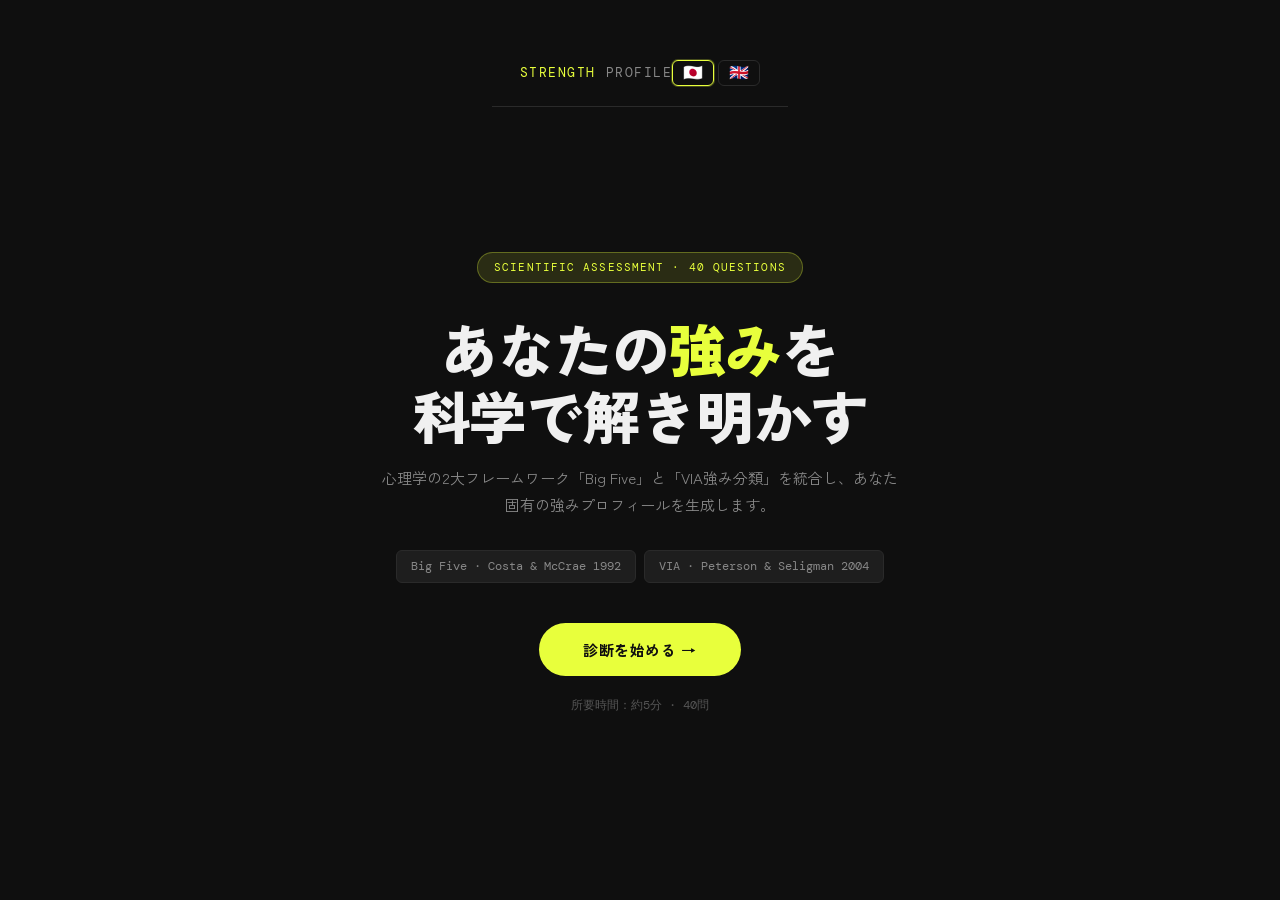
<file: index.html>
<!DOCTYPE html>
<html lang="ja">
<head>
<meta charset="UTF-8">
<meta name="viewport" content="width=device-width, initial-scale=1.0">
<title>科学的強み診断 | Strength Profile</title>
<meta name="theme-color" content="#e8ff3c">
<meta name="description" content="Big Five & VIA 統合 — あなたの強みを科学で解き明かす">
<link rel="manifest" href="./manifest.json">
<link rel="icon" href="./icon.svg" type="image/svg+xml">
<link rel="preconnect" href="https://fonts.googleapis.com">
<link rel="preconnect" href="https://fonts.gstatic.com" crossorigin>
<link href="https://fonts.googleapis.com/css2?family=Zen+Kaku+Gothic+New:wght@300;400;500;700;900&family=DM+Mono:ital,wght@0,300;0,400;0,500;1,300&display=swap" rel="stylesheet">
<link rel="stylesheet" href="./style.css">
</head>
<body>

<!-- ── START SCREEN ── -->
<section id="screen-start" class="screen active">
  <div class="header">
    <div class="logo"><span>STRENGTH</span> PROFILE</div>
    <div class="lang-switch">
      <button class="lang-btn active" data-lang="ja" onclick="setLang('ja')">🇯🇵</button>
      <button class="lang-btn"        data-lang="en" onclick="setLang('en')">🇬🇧</button>
    </div>
  </div>
  <div style="flex:1;display:flex;flex-direction:column;align-items:center;justify-content:center;padding:48px 24px;text-align:center;">
    <div class="start-badge" data-i18n="badge">SCIENTIFIC ASSESSMENT · 40 QUESTIONS</div>
    <h1 class="start-title" data-i18n="heroTitle">あなたの<em>強み</em>を<br>科学で解き明かす</h1>
    <p class="start-sub" data-i18n="heroParagraph">心理学の2大フレームワーク「Big Five」と「VIA強み分類」を統合し、あなた固有の強みプロフィールを生成します。</p>
    <div class="frameworks">
      <div class="framework-tag">Big Five · Costa &amp; McCrae 1992</div>
      <div class="framework-tag">VIA · Peterson &amp; Seligman 2004</div>
    </div>
    <button class="btn-primary" id="btnStart" onclick="startQuiz()" data-i18n="startBtn">診断を始める →</button>
    <div class="start-meta" style="margin-top:20px;" data-i18n="startMeta">所要時間：約5分 · 40問</div>
    <div id="restoreNotice" class="restore-notice" style="display:none"></div>
  </div>
</section>

<!-- ── QUIZ SCREEN ── -->
<section id="screen-quiz" class="screen">
  <div class="progress-bar-wrap">
    <div class="progress-bar" id="progressBar" style="width:0%"></div>
  </div>
  <div class="quiz-body">
    <div class="q-counter">Q <span id="qNum">1</span> / 40</div>
    <div class="q-category" id="qCategory">BIG FIVE · 開放性</div>
    <div class="q-text" id="qText"></div>
    <div class="scale-wrap">
      <div class="scale-labels">
        <span data-i18n="scaleLeft">全くそうでない</span>
        <span data-i18n="scaleRight">非常にそうだ</span>
      </div>
      <div class="scale-btns" id="scaleBtns">
        <button class="scale-btn" onclick="selectAnswer(1)">1</button>
        <button class="scale-btn" onclick="selectAnswer(2)">2</button>
        <button class="scale-btn" onclick="selectAnswer(3)">3</button>
        <button class="scale-btn" onclick="selectAnswer(4)">4</button>
        <button class="scale-btn" onclick="selectAnswer(5)">5</button>
      </div>
    </div>
    <div class="quiz-nav">
      <button class="btn-ghost" id="btnPrev" onclick="prevQuestion()" disabled>← 戻る</button>
      <button class="btn-ghost" id="btnNext" onclick="nextQuestion()" disabled>次へ →</button>
    </div>
    <div class="kbd-hint" data-i18n="kbdHint"><kbd>1</kbd>〜<kbd>5</kbd> で回答 &nbsp;·&nbsp; <kbd>Enter</kbd> で次へ &nbsp;·&nbsp; <kbd>←</kbd> で戻る</div>
  </div>
</section>

<!-- ── RESULT SCREEN ── -->
<section id="screen-result" class="screen">
  <div class="result-header">
    <div class="logo"><span>STRENGTH</span> PROFILE · <span data-i18n="resultLogoSub">診断結果</span></div>
    <div class="result-actions">
      <button class="btn-share" onclick="shareResultURL()"     data-i18n="copyLink">リンクをコピー</button>
      <button class="btn-share" onclick="shareResult()"        data-i18n="copyText">テキストをコピー</button>
      <button class="btn-share" onclick="downloadShareImage()" data-i18n="downloadImg">画像をDL</button>
      <button class="btn-share" onclick="window.print()"       data-i18n="printPdf">印刷・PDF</button>
      <button class="btn-retry" onclick="retryQuiz()"           data-i18n="retryBtn">もう一度診断する</button>
    </div>
  </div>
  <div class="result-content">

    <!-- CATCHCOPY -->
    <div class="catchcopy-section anim-fadeup anim-delay-1">
      <div class="catchcopy-label" data-i18n="catchcopyLabel">— YOUR STRENGTH PROFILE —</div>
      <div class="catchcopy-text" id="catchcopyText"></div>
    </div>

    <!-- STRENGTH SOUNDTRACK -->
    <div class="section anim-fadeup anim-delay-2" id="soundtrackSection"></div>

    <!-- CONSISTENCY SCORE -->
    <div class="section anim-fadeup anim-delay-2" id="consistencySection"></div>

    <!-- RADAR CHART -->
    <div class="section anim-fadeup anim-delay-2">
      <div class="section-title">
        <div class="section-title-text">BIG FIVE · RADAR</div>
        <div class="section-title-line"></div>
      </div>
      <div class="radar-wrap">
        <canvas id="radarCanvas" width="340" height="340"></canvas>
        <div class="radar-legend" id="radarLegend"></div>
      </div>
    </div>

    <!-- BIG FIVE DETAIL -->
    <div class="section anim-fadeup anim-delay-3">
      <div class="section-title">
        <div class="section-title-text">BIG FIVE · DETAIL</div>
        <div class="section-title-line"></div>
      </div>
      <div class="bigfive-list" id="bigFiveList"></div>
    </div>

    <!-- VIA TOP 5 -->
    <div class="section anim-fadeup anim-delay-4">
      <div class="section-title">
        <div class="section-title-text">VIA SIGNATURE STRENGTHS · TOP 5</div>
        <div class="section-title-line"></div>
      </div>
      <div class="via-grid" id="viaGrid"></div>
    </div>

    <!-- INTUITION ANALYSIS -->
    <div class="section anim-fadeup anim-delay-5" id="intuitionSection"></div>

    <!-- SHADOW SIDE -->
    <div class="section anim-fadeup anim-delay-6" id="shadowSection"></div>

    <!-- CITATION -->
    <div class="anim-fadeup anim-delay-5">
      <div class="section-title">
        <div class="section-title-text">SCIENTIFIC BASIS</div>
        <div class="section-title-line"></div>
      </div>
      <div class="citation">
        <div class="citation-title" data-i18n="citationTitle">参考文献 · REFERENCES</div>
        <div class="citation-list">
          <div class="citation-item">· Big Five Personality Model — Costa, P.T., &amp; McCrae, R.R. (1992). <em>Revised NEO Personality Inventory.</em> Goldberg, L.R. (1990). IPIP.</div>
          <div class="citation-item">· VIA Classification of Character Strengths — Peterson, C., &amp; Seligman, M.E.P. (2004). <em>Character Strengths and Virtues.</em> University of Pennsylvania.</div>
        </div>
      </div>
    </div>

  </div>
</section>

<!-- SHARE CANVAS (hidden) -->
<canvas id="shareCanvas" style="display:none;position:absolute;top:-9999px;left:-9999px;"></canvas>

<!-- TOAST -->
<div class="toast" id="toast"></div>

<!-- JavaScript (依存関係の順に読み込む) -->
<script src="./i18n.js"></script>
<script src="./data.js"></script>
<script src="./quiz.js"></script>
<script src="./compute.js"></script>
<script src="./soundtrack.js"></script>
<script src="./render.js"></script>
<script src="./share.js"></script>
<script src="./main.js"></script>

</body>
</html>
</file>
<file: style.css>
*,*::before,*::after{box-sizing:border-box;margin:0;padding:0}
:root{
  --bg:#0f0f0f;
  --bg2:#161616;
  --bg3:#1e1e1e;
  --border:#2a2a2a;
  --accent:#e8ff3c;
  --accent-dim:rgba(232,255,60,0.12);
  --accent-dim2:rgba(232,255,60,0.06);
  --text:#f0f0f0;
  --text2:#888;
  --text3:#555;
  --radius:12px;
}
html{scroll-behavior:smooth}
body{
  background:var(--bg);
  color:var(--text);
  font-family:'Zen Kaku Gothic New',sans-serif;
  min-height:100vh;
  line-height:1.6;
  -webkit-font-smoothing:antialiased;
}
/* ── SCREEN SWITCHING ── */
.screen{display:none;min-height:100vh}
.screen.active{display:flex;flex-direction:column}

/* ── TOP / HEADER ── */
.header{
  display:flex;align-items:center;justify-content:space-between;
  padding:20px 28px;border-bottom:1px solid var(--border);
}
.logo{
  font-family:'DM Mono',monospace;
  font-size:13px;letter-spacing:.12em;color:var(--text2);
}
.logo span{color:var(--accent)}

/* ── LANG SWITCH ── */
.lang-switch{display:flex;gap:4px}
.lang-btn{
  background:none;border:1px solid var(--border);border-radius:6px;
  padding:4px 10px;cursor:pointer;font-size:16px;line-height:1;
  transition:border-color .15s;
}
.lang-btn.active{border-color:var(--accent);box-shadow:0 0 0 1px rgba(232,255,60,.25)}
.lang-btn:hover{border-color:var(--text2)}

/* ── START SCREEN ── */
#screen-start{
  align-items:center;justify-content:center;
  padding:40px 24px;text-align:center;
}
.start-badge{
  display:inline-block;
  background:var(--accent-dim);border:1px solid rgba(232,255,60,.3);
  color:var(--accent);border-radius:100px;
  font-size:11px;font-family:'DM Mono',monospace;letter-spacing:.1em;
  padding:6px 16px;margin-bottom:32px;
}
.start-title{
  font-size:clamp(2rem,6vw,3.6rem);font-weight:900;
  line-height:1.15;letter-spacing:-.02em;margin-bottom:16px;
}
.start-title em{color:var(--accent);font-style:normal}
.start-sub{color:var(--text2);font-size:15px;max-width:520px;margin:0 auto 12px;line-height:1.8}
.frameworks{
  display:flex;gap:8px;justify-content:center;flex-wrap:wrap;
  margin:20px 0 40px;
}
.framework-tag{
  background:var(--bg3);border:1px solid var(--border);
  border-radius:6px;padding:6px 14px;font-size:12px;color:var(--text2);
  font-family:'DM Mono',monospace;
}
.btn-primary{
  background:var(--accent);color:#0f0f0f;
  border:none;border-radius:100px;
  font-family:'Zen Kaku Gothic New',sans-serif;
  font-size:15px;font-weight:700;
  padding:16px 44px;cursor:pointer;
  transition:transform .15s,box-shadow .15s;
  letter-spacing:.04em;
}
.btn-primary:hover{transform:translateY(-2px);box-shadow:0 8px 32px rgba(232,255,60,.3)}
.btn-primary:active{transform:translateY(0)}
.start-meta{margin-top:24px;color:var(--text3);font-size:12px;font-family:'DM Mono',monospace}
.restore-notice{
  margin-top:20px;padding:16px 20px;
  background:var(--bg3);border:1px solid var(--border);border-radius:var(--radius);
  font-size:13px;color:var(--text2);max-width:420px;text-align:left;
}
.restore-notice-title{
  font-size:13px;color:var(--text);font-weight:500;margin-bottom:10px;
}
.restore-btns{display:flex;gap:8px;flex-wrap:wrap;margin-top:4px}
.btn-restore-primary{
  background:var(--accent);color:#0f0f0f;border:none;border-radius:100px;
  font-size:12px;font-weight:700;padding:8px 18px;cursor:pointer;
  font-family:'Zen Kaku Gothic New',sans-serif;
  transition:opacity .15s;
}
.btn-restore-primary:hover{opacity:.85}
.btn-restore-ghost{
  background:none;border:1px solid var(--border);border-radius:100px;
  padding:8px 16px;color:var(--text2);font-size:12px;cursor:pointer;
  font-family:'Zen Kaku Gothic New',sans-serif;transition:border-color .15s,color .15s;
}
.btn-restore-ghost:hover{border-color:var(--text2);color:var(--text)}
.kbd-hint{
  margin-top:20px;font-family:'DM Mono',monospace;
  font-size:11px;color:var(--text3);letter-spacing:.04em;
}
kbd{
  display:inline-block;background:var(--bg3);border:1px solid var(--border);
  border-radius:4px;padding:1px 7px;font-size:10px;
  font-family:'DM Mono',monospace;color:var(--text2);margin:0 1px;
}

/* ── QUIZ SCREEN ── */
#screen-quiz{justify-content:space-between}
.progress-bar-wrap{height:3px;background:var(--border);width:100%}
.progress-bar{height:3px;background:var(--accent);transition:width .4s cubic-bezier(.4,0,.2,1)}
.quiz-body{
  flex:1;display:flex;flex-direction:column;
  align-items:center;justify-content:center;
  padding:32px 24px;
}
.q-counter{
  font-family:'DM Mono',monospace;font-size:11px;
  color:var(--text3);letter-spacing:.1em;margin-bottom:28px;
}
.q-counter span{color:var(--accent)}
.q-category{
  font-size:11px;font-family:'DM Mono',monospace;
  color:var(--text3);letter-spacing:.08em;margin-bottom:12px;
  padding:4px 10px;border:1px solid var(--border);border-radius:4px;
}
.q-text{
  font-size:clamp(17px,4vw,22px);font-weight:500;
  max-width:560px;text-align:center;line-height:1.65;
  margin-bottom:48px;letter-spacing:.01em;
}
.scale-wrap{width:100%;max-width:500px}
.scale-labels{
  display:flex;justify-content:space-between;
  font-size:11px;color:var(--text3);font-family:'DM Mono',monospace;
  margin-bottom:16px;
}
.scale-btns{
  display:flex;gap:10px;justify-content:center;
}
.scale-btn{
  width:52px;height:52px;border-radius:50%;
  border:1.5px solid var(--border);
  background:var(--bg2);
  color:var(--text2);
  font-family:'DM Mono',monospace;font-size:16px;font-weight:500;
  cursor:pointer;
  transition:all .15s;
  display:flex;align-items:center;justify-content:center;
  flex-shrink:0;
}
.scale-btn:hover{border-color:var(--accent);color:var(--accent);background:var(--accent-dim)}
.scale-btn.selected{
  background:var(--accent);color:#0f0f0f;
  border-color:var(--accent);
  transform:scale(1.1);
}
@media(max-width:400px){
  .scale-btn{width:44px;height:44px;font-size:14px}
  .scale-btns{gap:6px}
}
.quiz-nav{
  display:flex;align-items:center;gap:16px;margin-top:40px;
}
.btn-ghost{
  background:none;border:1px solid var(--border);
  border-radius:100px;padding:10px 24px;
  color:var(--text2);font-size:13px;cursor:pointer;
  font-family:'Zen Kaku Gothic New',sans-serif;
  transition:border-color .15s,color .15s;
}
.btn-ghost:hover{border-color:var(--text2);color:var(--text)}
.btn-ghost:disabled{opacity:.3;cursor:not-allowed}

/* ── RESULTS SCREEN ── */
#screen-result{padding:0;align-items:stretch}
.result-header{
  padding:28px 40px;border-bottom:1px solid var(--border);
  display:flex;align-items:center;justify-content:space-between;
  flex-wrap:wrap;gap:12px;
}
.result-header .logo{font-size:12px}
.result-actions{display:flex;gap:10px;flex-wrap:wrap}
.btn-share{
  background:var(--accent-dim);border:1px solid rgba(232,255,60,.3);
  color:var(--accent);border-radius:100px;
  font-size:12px;font-family:'DM Mono',monospace;letter-spacing:.06em;
  padding:8px 18px;cursor:pointer;transition:background .15s;
}
.btn-share:hover{background:rgba(232,255,60,.2)}
.btn-retry{
  background:var(--bg3);border:1px solid var(--border);
  color:var(--text2);border-radius:100px;
  font-size:12px;font-family:'DM Mono',monospace;letter-spacing:.06em;
  padding:8px 18px;cursor:pointer;transition:border-color .15s;
}
.btn-retry:hover{border-color:var(--text2);color:var(--text)}
.result-content{
  max-width:900px;width:100%;margin:0 auto;
  padding:60px 24px 100px;
}

/* ── CATCHCOPY ── */
.catchcopy-section{margin-bottom:80px;text-align:center}
.catchcopy-label{
  font-family:'DM Mono',monospace;font-size:11px;
  color:var(--text3);letter-spacing:.14em;margin-bottom:20px;
}
.catchcopy-text{
  font-size:clamp(1.4rem,4.5vw,2.2rem);font-weight:700;
  line-height:1.5;letter-spacing:.01em;
  color:var(--text);max-width:700px;margin:0 auto;
}
.catchcopy-text em{
  color:var(--accent);font-style:normal;
  background:linear-gradient(135deg,#e8ff3c,#b8ff00);
  -webkit-background-clip:text;-webkit-text-fill-color:transparent;
  background-clip:text;
}

/* ── SECTION TITLES ── */
.section-title{
  display:flex;align-items:center;gap:12px;
  margin-bottom:28px;
}
.section-title-text{
  font-size:11px;font-family:'DM Mono',monospace;
  color:var(--text3);letter-spacing:.14em;
}
.section-title-line{flex:1;height:1px;background:var(--border)}
.section{margin-bottom:72px}

/* ── RADAR CHART ── */
.radar-wrap{
  display:flex;align-items:center;justify-content:center;
  flex-wrap:wrap;gap:40px;
}
canvas#radarCanvas{display:block;max-width:340px;width:100%}
.radar-legend{display:flex;flex-direction:column;gap:14px}
.radar-item{display:flex;align-items:center;gap:12px}
.radar-dot{width:8px;height:8px;border-radius:50%;background:var(--accent);flex-shrink:0}
.radar-item-label{
  font-family:'DM Mono',monospace;font-size:12px;
  color:var(--text2);letter-spacing:.04em;min-width:80px;
}
.radar-item-score{
  font-family:'DM Mono',monospace;font-size:14px;
  font-weight:500;color:var(--text);
}
.radar-item-bar{
  flex:1;height:3px;background:var(--border);border-radius:2px;min-width:60px;
}
.radar-item-fill{height:3px;background:var(--accent);border-radius:2px;transition:width 1s cubic-bezier(.4,0,.2,1)}

/* ── BIG FIVE DETAIL ── */
.bigfive-list{display:flex;flex-direction:column;gap:20px}
.bigfive-item{
  padding:20px 24px;background:var(--bg2);
  border:1px solid var(--border);border-radius:var(--radius);
  transition:border-color .2s;
}
.bigfive-item.top-factor{border-color:rgba(232,255,60,.3)}
.bigfive-item-header{display:flex;align-items:baseline;gap:10px;margin-bottom:12px}
.bigfive-factor-code{
  font-family:'DM Mono',monospace;font-size:11px;
  color:var(--text3);letter-spacing:.1em;
}
.bigfive-factor-name{font-size:14px;font-weight:700;color:var(--text)}
.bigfive-top-badge{
  margin-left:auto;
  background:var(--accent-dim);border:1px solid rgba(232,255,60,.3);
  color:var(--accent);border-radius:4px;
  font-size:10px;font-family:'DM Mono',monospace;
  padding:2px 8px;letter-spacing:.06em;white-space:nowrap;
}
.bigfive-bar-wrap{height:6px;background:var(--border);border-radius:3px;margin-bottom:10px}
.bigfive-bar{height:6px;border-radius:3px;background:var(--accent);transition:width 1.2s cubic-bezier(.4,0,.2,1)}
.bigfive-score-row{display:flex;justify-content:space-between;align-items:center;margin-bottom:10px}
.bigfive-score-val{
  font-family:'DM Mono',monospace;font-size:13px;color:var(--accent);
}
.bigfive-score-max{font-family:'DM Mono',monospace;font-size:11px;color:var(--text3)}
.bigfive-desc{font-size:13px;color:var(--text2);line-height:1.7}

/* ── VIA CARDS ── */
.via-grid{display:flex;flex-direction:column;gap:16px}
.via-card{
  background:var(--bg2);border:1px solid var(--border);
  border-radius:var(--radius);overflow:hidden;
  transition:border-color .2s,transform .2s;
}
.via-card:hover{border-color:var(--border);transform:translateY(-1px)}
.via-card:nth-child(1){border-color:rgba(232,255,60,.25)}
.via-card-inner{padding:22px 24px}
.via-card-rank{
  font-family:'DM Mono',monospace;font-size:11px;
  color:var(--text3);letter-spacing:.1em;margin-bottom:8px;
  display:flex;align-items:center;gap:8px;
}
.via-rank-num{
  font-size:22px;font-family:'DM Mono',monospace;font-weight:500;
  color:var(--accent);line-height:1;
}
.via-card-name{font-size:18px;font-weight:700;margin-bottom:6px}
.via-virtue-tag{
  display:inline-block;font-size:10px;font-family:'DM Mono',monospace;
  padding:2px 8px;border-radius:4px;margin-bottom:12px;letter-spacing:.06em;
}
.via-card-desc{font-size:13px;color:var(--text2);margin-bottom:16px;line-height:1.7}
.via-card-usage{display:flex;flex-direction:column;gap:8px}
.via-usage-item{display:flex;gap:10px;align-items:flex-start}
.via-usage-label{
  font-size:10px;font-family:'DM Mono',monospace;
  color:var(--text3);letter-spacing:.08em;
  padding:3px 7px;border:1px solid var(--border);border-radius:4px;
  white-space:nowrap;flex-shrink:0;margin-top:1px;
}
.via-usage-text{font-size:12px;color:var(--text2);line-height:1.6}
.via-score-bar{height:2px;background:var(--border);border-radius:1px;margin-top:16px}
.via-score-fill{height:2px;border-radius:1px;background:var(--accent);transition:width 1.2s cubic-bezier(.4,0,.2,1)}

/* ── VIRTUE COLORS ── */
.virtue-知恵{background:rgba(96,165,250,.12);color:#60a5fa;border:1px solid rgba(96,165,250,.2)}
.virtue-勇気{background:rgba(251,146,60,.12);color:#fb923c;border:1px solid rgba(251,146,60,.2)}
.virtue-人間性{background:rgba(244,114,182,.12);color:#f472b6;border:1px solid rgba(244,114,182,.2)}
.virtue-正義{background:rgba(167,139,250,.12);color:#a78bfa;border:1px solid rgba(167,139,250,.2)}
.virtue-節制{background:rgba(52,211,153,.12);color:#34d399;border:1px solid rgba(52,211,153,.2)}
.virtue-超越性{background:rgba(251,191,36,.12);color:#fbbf24;border:1px solid rgba(251,191,36,.2)}

/* ── CITATION ── */
.citation{
  padding:20px 24px;background:var(--bg2);
  border:1px solid var(--border);border-radius:var(--radius);
  margin-bottom:24px;
}
.citation-title{
  font-family:'DM Mono',monospace;font-size:10px;
  color:var(--text3);letter-spacing:.1em;margin-bottom:10px;
}
.citation-list{display:flex;flex-direction:column;gap:6px}
.citation-item{font-size:12px;color:var(--text3);line-height:1.6;font-family:'DM Mono',monospace}
.citation-item a{color:var(--text2);text-decoration:none}

/* ── SHADOW SIDE ── */
.shadow-intro{
  font-size:13px;color:var(--text2);line-height:1.8;
  margin-bottom:28px;padding:16px 20px;
  background:rgba(251,146,60,.05);
  border:1px solid rgba(251,146,60,.15);
  border-radius:var(--radius);
}
.shadow-grid{display:flex;flex-direction:column;gap:16px}
.shadow-card{
  background:var(--bg2);
  border:1px solid rgba(251,146,60,.15);
  border-radius:var(--radius);overflow:hidden;
  transition:border-color .2s;
}
.shadow-card.level-high{border-color:rgba(251,146,60,.4)}
.shadow-card.level-mid{border-color:rgba(251,146,60,.2)}
.shadow-card-inner{padding:20px 24px}
.shadow-card-header{display:flex;align-items:center;gap:12px;margin-bottom:12px;flex-wrap:wrap}
.shadow-strength-name{font-size:16px;font-weight:700;color:var(--text)}
.shadow-level-badge{
  font-size:10px;font-family:'DM Mono',monospace;letter-spacing:.08em;
  padding:2px 8px;border-radius:4px;
}
.shadow-level-badge.high{
  background:rgba(251,146,60,.15);color:#fb923c;
  border:1px solid rgba(251,146,60,.3);
}
.shadow-level-badge.mid{
  background:rgba(251,191,36,.1);color:#fbbf24;
  border:1px solid rgba(251,191,36,.25);
}
.shadow-name{
  font-family:'DM Mono',monospace;font-size:11px;
  color:rgba(251,146,60,.7);letter-spacing:.08em;margin-bottom:8px;
}
.shadow-desc{font-size:13px;color:var(--text2);line-height:1.75;margin-bottom:14px}
.shadow-signal{
  display:flex;gap:10px;align-items:flex-start;
  padding:10px 14px;
  background:rgba(251,146,60,.06);
  border-radius:8px;border-left:2px solid rgba(251,146,60,.4);
}
.shadow-signal-label{
  font-size:10px;font-family:'DM Mono',monospace;
  color:rgba(251,146,60,.8);letter-spacing:.06em;
  white-space:nowrap;padding-top:2px;flex-shrink:0;
}
.shadow-signal-text{font-size:12px;color:var(--text2);line-height:1.6}
.shadow-empty{
  font-size:13px;color:var(--text3);font-family:'DM Mono',monospace;
  padding:20px 0;text-align:center;
}

/* ── STRENGTH SOUNDTRACK ── */
.soundtrack-block{
  background:var(--bg2);border:1px solid var(--border);
  border-radius:var(--radius);padding:24px;
}
.soundtrack-top{display:flex;align-items:flex-start;justify-content:space-between;gap:16px;flex-wrap:wrap;margin-bottom:20px}
.soundtrack-label{font-family:'DM Mono',monospace;font-size:10px;color:var(--text3);letter-spacing:.14em;margin-bottom:8px}
.soundtrack-desc{font-size:13px;color:var(--text2);line-height:1.7;max-width:480px}
.soundtrack-tags{display:flex;gap:6px;flex-wrap:wrap;margin-top:12px}
.soundtrack-tag{
  font-family:'DM Mono',monospace;font-size:10px;letter-spacing:.06em;
  padding:2px 8px;border-radius:4px;
  background:var(--bg3);border:1px solid var(--border);color:var(--text3);
}
.soundtrack-tag.accent{background:var(--accent-dim);border-color:rgba(232,255,60,.3);color:var(--accent)}
.snd-canvas-wrap{position:relative;margin-bottom:16px}
#sndCanvas{
  display:block;width:100%;height:72px;border-radius:8px;
  background:#080808;border:1px solid var(--border);
}
.snd-canvas-idle{
  position:absolute;inset:0;display:flex;align-items:center;justify-content:center;
  font-family:'DM Mono',monospace;font-size:11px;color:var(--text3);letter-spacing:.08em;
  pointer-events:none;
}
.soundtrack-controls{display:flex;align-items:center;gap:12px}
.btn-play{
  background:var(--accent);color:#0f0f0f;border:none;border-radius:100px;
  font-family:'DM Mono',monospace;font-size:12px;font-weight:500;letter-spacing:.08em;
  padding:10px 26px;cursor:pointer;transition:opacity .15s,background .15s;
  flex-shrink:0;
}
.btn-play:hover{opacity:.85}
.btn-play.playing{
  background:var(--bg3);color:var(--text2);border:1px solid var(--border);
}
.snd-time{font-family:'DM Mono',monospace;font-size:11px;color:var(--text3)}
.snd-params{
  font-family:'DM Mono',monospace;font-size:11px;color:var(--text3);
  line-height:1.9;margin-top:16px;padding-top:14px;
  border-top:1px solid var(--border);
  display:grid;grid-template-columns:repeat(auto-fill,minmax(200px,1fr));gap:4px 20px;
}
.snd-param-row{display:flex;gap:8px}
.snd-param-key{color:var(--text3)}
.snd-param-val{color:var(--text2)}

/* ── CONSISTENCY SCORE ── */
.consistency-block{
  display:flex;gap:32px;flex-wrap:wrap;align-items:flex-start;
  padding:24px 28px;background:var(--bg2);
  border:1px solid var(--border);border-radius:var(--radius);
}
.consistency-left{min-width:160px}
.consistency-label-sm{font-family:'DM Mono',monospace;font-size:10px;color:var(--text3);letter-spacing:.12em;margin-bottom:8px}
.consistency-main{display:flex;align-items:baseline;gap:4px;margin-bottom:6px}
.consistency-num{font-family:'DM Mono',monospace;font-size:52px;font-weight:500;color:var(--accent);line-height:1}
.consistency-unit{font-family:'DM Mono',monospace;font-size:20px;color:var(--text3)}
.consistency-level{font-family:'DM Mono',monospace;font-size:11px;letter-spacing:.1em;margin-bottom:10px}
.consistency-desc{font-size:13px;color:var(--text2);line-height:1.65;max-width:220px}
.consistency-pairs{display:flex;flex-direction:column;gap:9px;flex:1;min-width:200px;justify-content:center}
.consistency-pair-row{display:flex;align-items:center;gap:10px}
.consistency-pair-label{font-size:11px;font-family:'DM Mono',monospace;color:var(--text3);min-width:76px}
.consistency-pair-bar-wrap{flex:1;height:2px;background:var(--border);border-radius:1px}
.consistency-pair-bar{height:2px;border-radius:1px;background:var(--accent);transition:width 1.2s cubic-bezier(.4,0,.2,1)}
.consistency-pair-pct{font-size:10px;font-family:'DM Mono',monospace;color:var(--text2);min-width:30px;text-align:right}

/* ── INTUITION ANALYSIS ── */
.intuition-intro{font-size:13px;color:var(--text2);margin-bottom:20px;line-height:1.75}
.intuition-list{display:flex;flex-direction:column;gap:10px}
.intuition-item{
  display:flex;align-items:center;gap:14px;
  padding:12px 18px;background:var(--bg2);
  border:1px solid var(--border);border-radius:var(--radius);
}
.intuition-rank{font-family:'DM Mono',monospace;font-size:13px;color:var(--text3);min-width:18px}
.intuition-via-name{font-size:14px;font-weight:700;flex:1}
.intuition-timebar{width:80px;height:3px;background:var(--border);border-radius:2px;flex-shrink:0}
.intuition-timebar-fill{height:3px;border-radius:2px}
.intuition-badge{
  font-size:10px;font-family:'DM Mono',monospace;letter-spacing:.06em;
  padding:2px 8px;border-radius:4px;white-space:nowrap;
}
.intuition-badge.instant{background:rgba(232,255,60,.1);color:var(--accent);border:1px solid rgba(232,255,60,.2)}
.intuition-badge.normal{background:var(--bg3);color:var(--text3);border:1px solid var(--border)}
.intuition-badge.deliberate{background:rgba(96,165,250,.1);color:#60a5fa;border:1px solid rgba(96,165,250,.2)}
.intuition-ms{font-family:'DM Mono',monospace;font-size:11px;color:var(--text3);min-width:44px;text-align:right}
.intuition-insight{
  margin-top:20px;padding:14px 18px;
  background:var(--accent-dim2);border-left:2px solid var(--accent);
  border-radius:0 var(--radius) var(--radius) 0;
  font-size:13px;color:var(--text2);line-height:1.75;
}
.intuition-insight strong{color:var(--text)}
/* badge on VIA card rank line */
.via-intuition-badge{
  font-size:10px;font-family:'DM Mono',monospace;letter-spacing:.05em;
  padding:1px 7px;border-radius:4px;
  background:rgba(232,255,60,.1);color:var(--accent);
  border:1px solid rgba(232,255,60,.2);
}
.anim-delay-6{animation-delay:.6s;opacity:0}

/* ── SHARE TOAST ── */
.toast{
  position:fixed;bottom:30px;left:50%;transform:translateX(-50%) translateY(20px);
  background:var(--bg3);border:1px solid var(--border);
  color:var(--text);border-radius:100px;
  padding:12px 24px;font-size:13px;
  opacity:0;transition:all .3s;pointer-events:none;
  z-index:100;white-space:nowrap;
}
.toast.show{opacity:1;transform:translateX(-50%) translateY(0)}

/* ── ANIMATIONS ── */
@keyframes fadeUp{from{opacity:0;transform:translateY(20px)}to{opacity:1;transform:translateY(0)}}
.anim-fadeup{animation:fadeUp .5s ease forwards}
.anim-delay-1{animation-delay:.1s;opacity:0}
.anim-delay-2{animation-delay:.2s;opacity:0}
.anim-delay-3{animation-delay:.3s;opacity:0}
.anim-delay-4{animation-delay:.4s;opacity:0}
.anim-delay-5{animation-delay:.5s;opacity:0}

@keyframes pulse{0%,100%{opacity:1}50%{opacity:.4}}

/* ── PREFERS-REDUCED-MOTION ── */
@media(prefers-reduced-motion:reduce){
  *,*::before,*::after{
    animation-duration:0.01ms!important;
    animation-iteration-count:1!important;
    transition-duration:0.01ms!important;
    scroll-behavior:auto!important;
  }
}

/* ── PRINT / PDF ── */
@media print{
  *{-webkit-print-color-adjust:exact!important;print-color-adjust:exact!important}
  .screen{display:none!important}
  #screen-result{display:block!important;min-height:auto!important}
  .result-header{display:none!important}
  .toast,#shareCanvas,.kbd-hint{display:none!important}
  .result-content{padding:20px!important;max-width:100%!important}
  .section{margin-bottom:28px!important;break-inside:avoid}
  .bigfive-item,.via-card,.shadow-card,.consistency-block,.intuition-item{break-inside:avoid}
  canvas#radarCanvas{max-width:200px!important}
  .catchcopy-section{margin-bottom:32px!important}
  .anim-fadeup,.anim-delay-1,.anim-delay-2,.anim-delay-3,
  .anim-delay-4,.anim-delay-5,.anim-delay-6{
    opacity:1!important;animation:none!important;
  }
}

/* ── RESPONSIVE ── */
@media(max-width:640px){
  .result-header{padding:20px 20px}
  .result-content{padding:40px 16px 80px}
  .radar-wrap{flex-direction:column}
  canvas#radarCanvas{max-width:280px}
  .bigfive-item{padding:16px 18px}
  .via-card-inner{padding:18px 18px}
}
</file>
